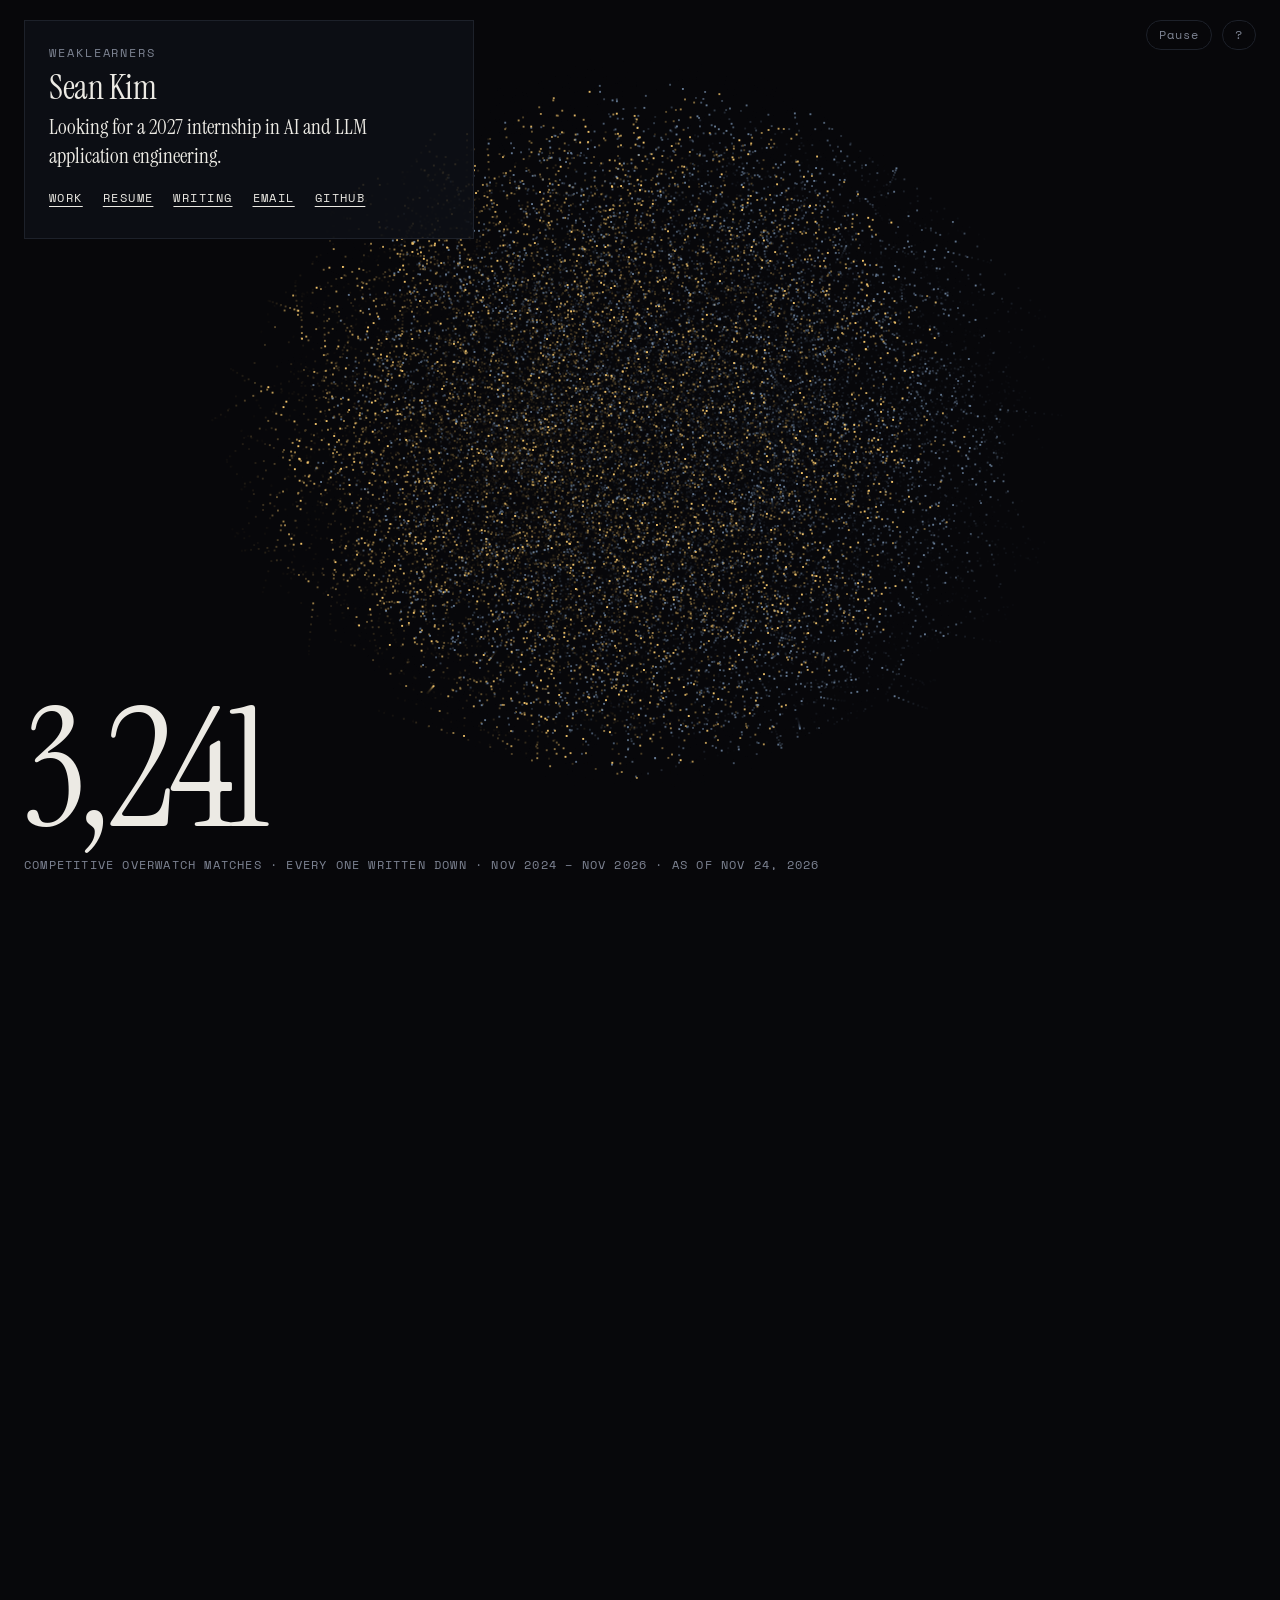
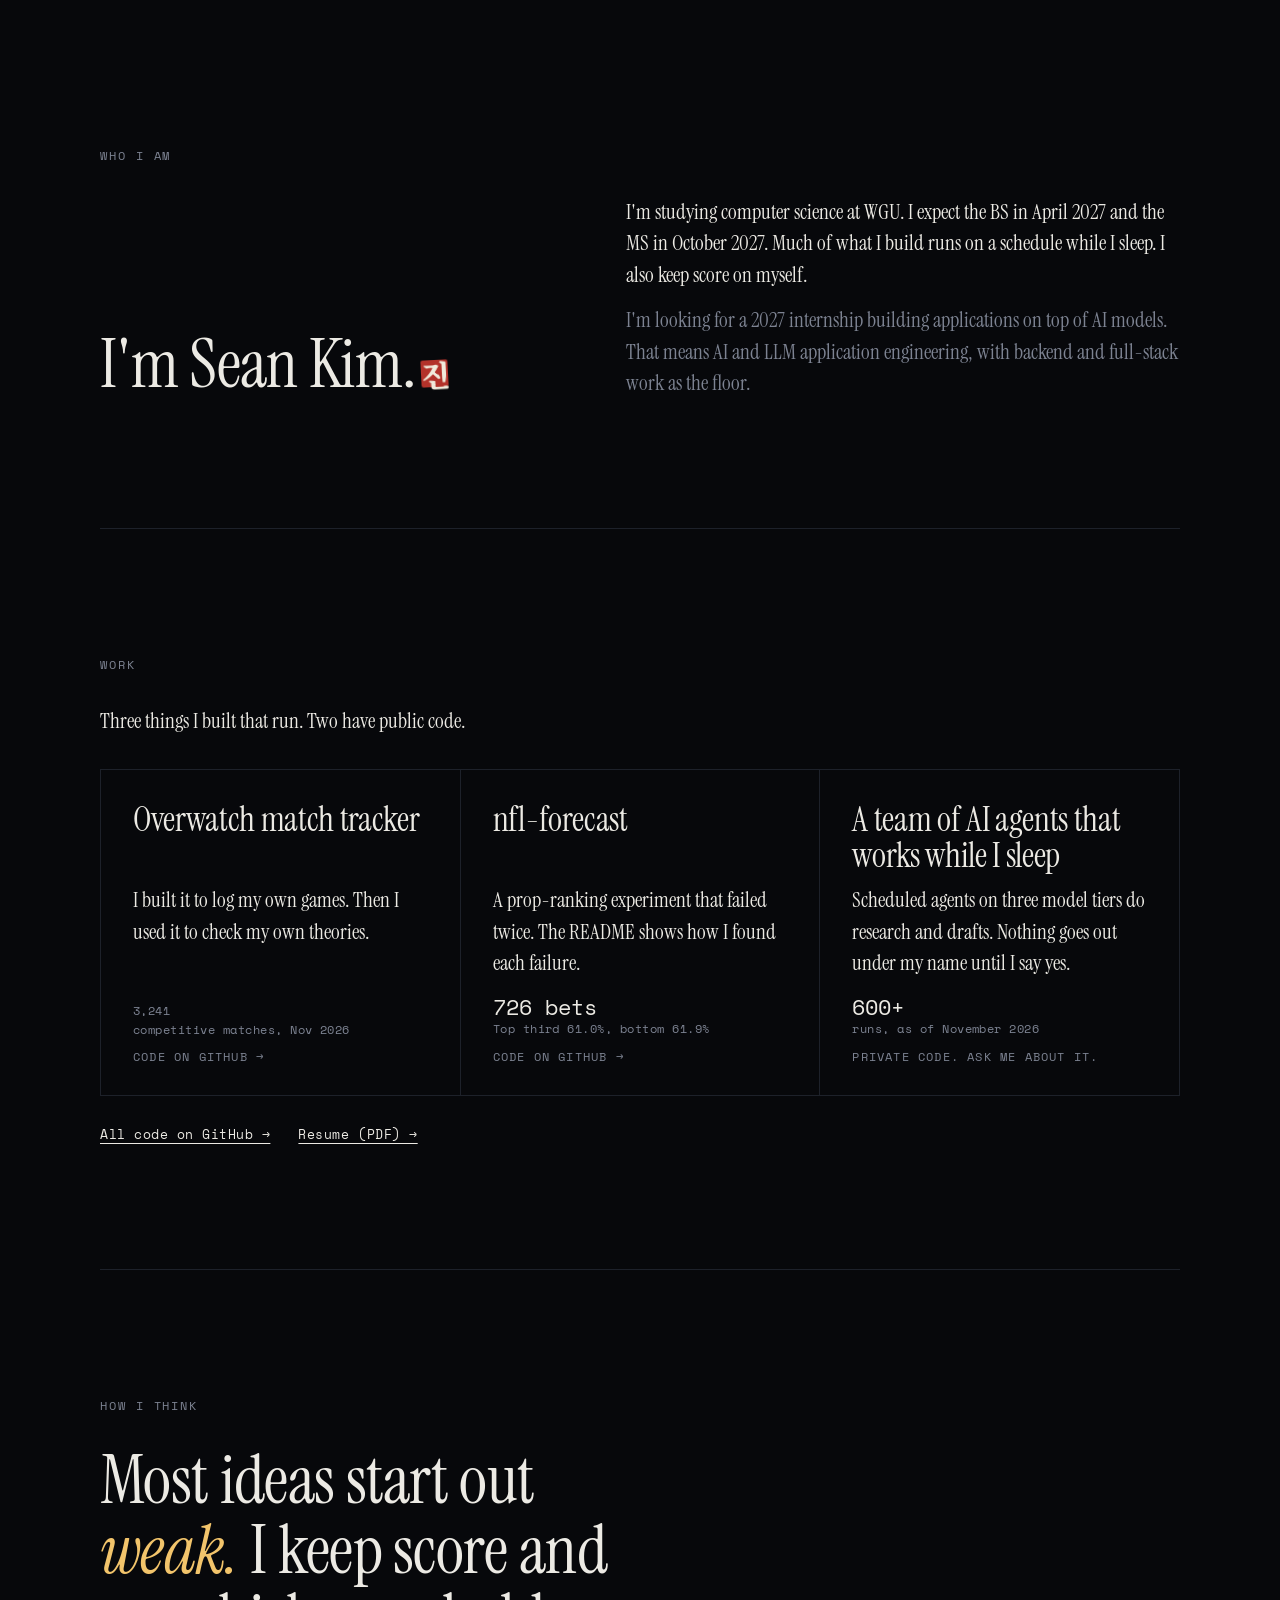
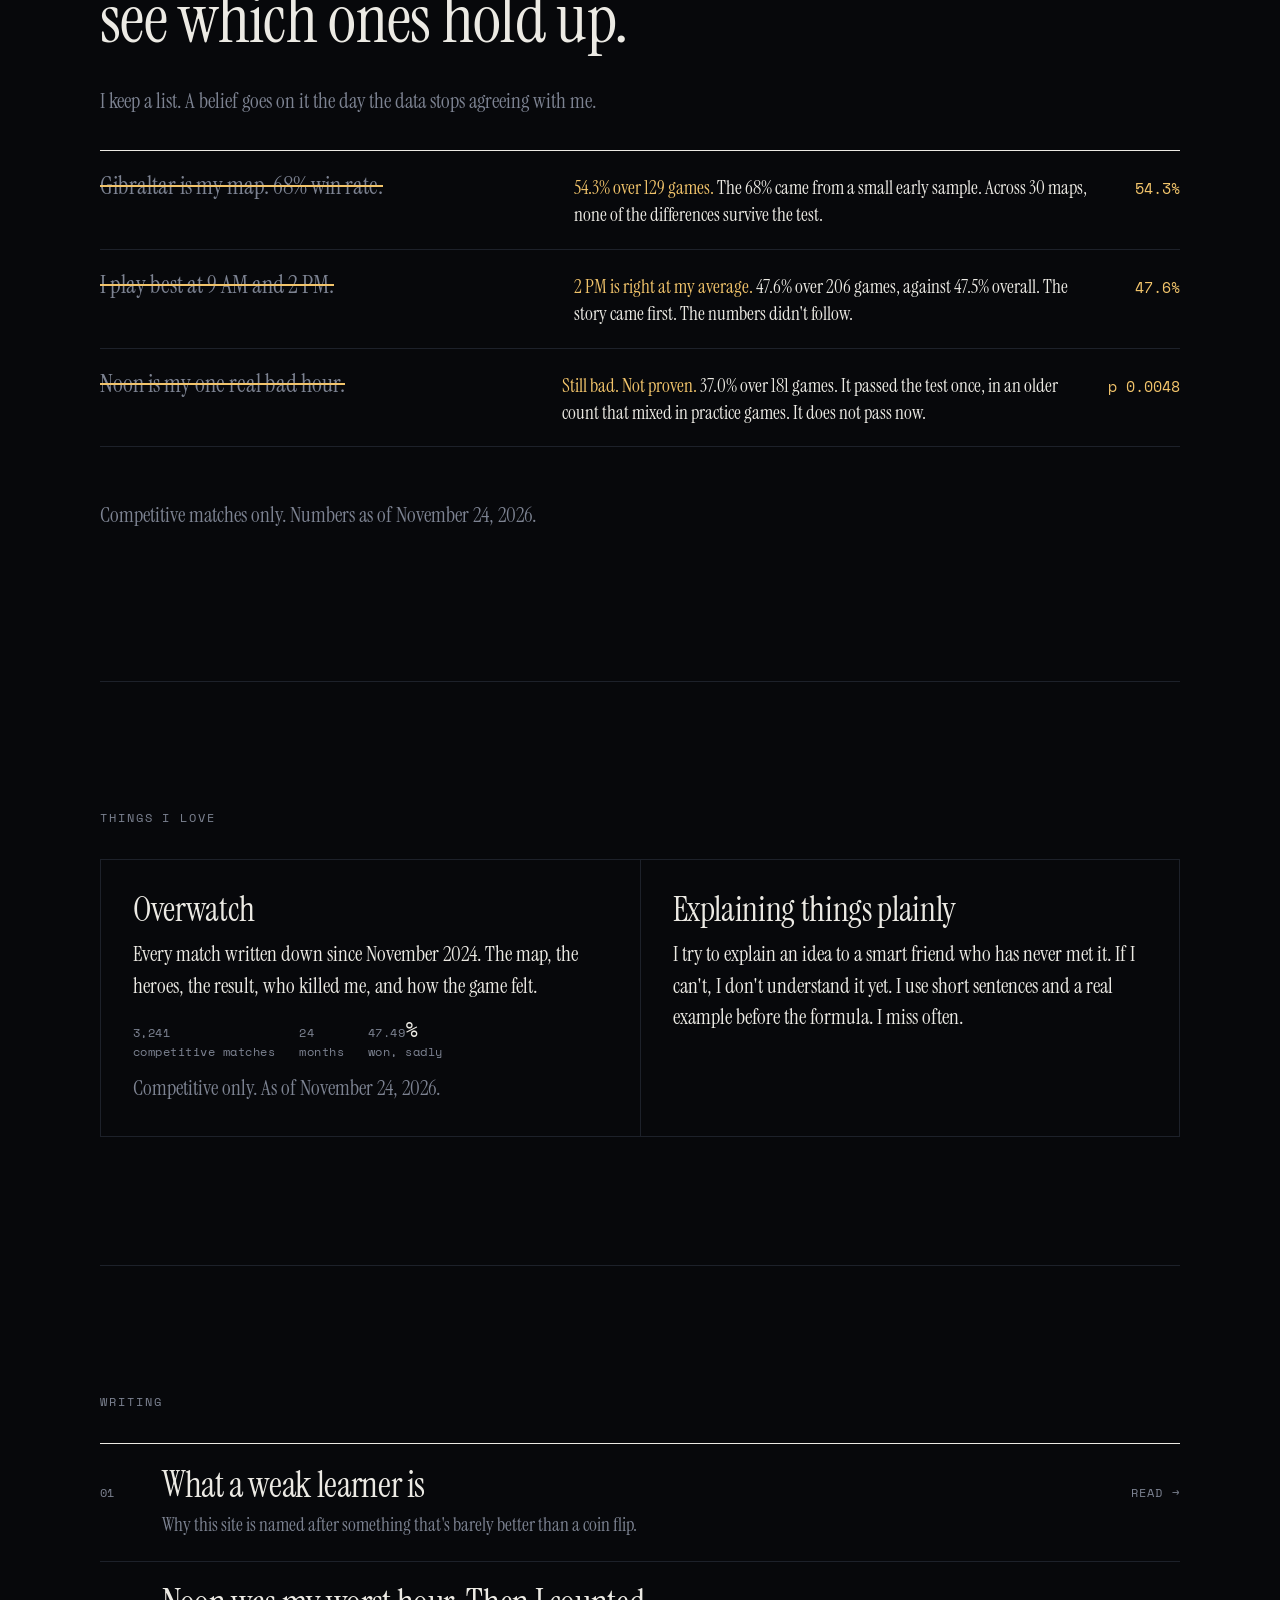
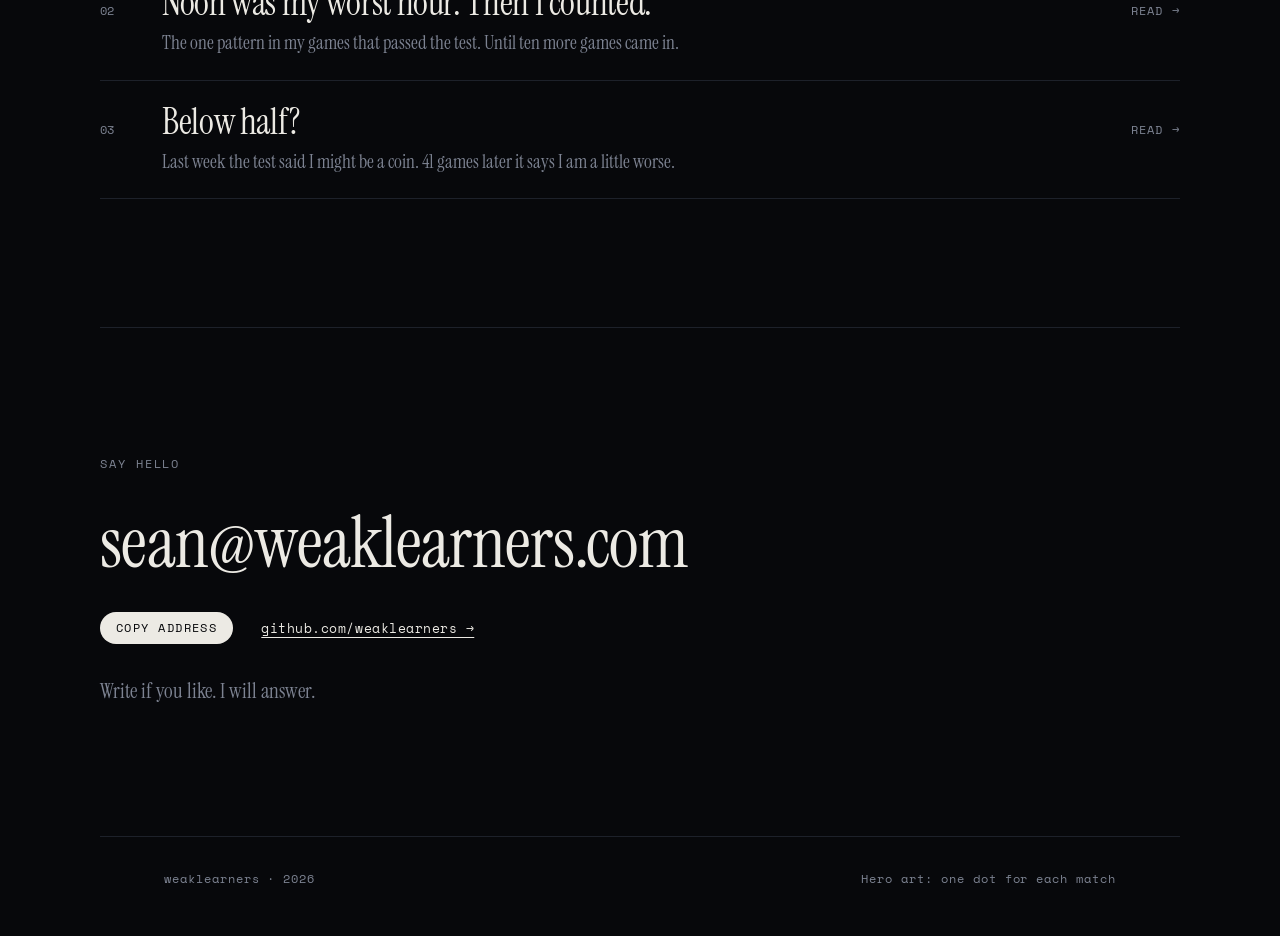
<file: index.html>
<!doctype html>
<html lang="en" data-concept="c">
<head>
<meta charset="utf-8">
<meta name="viewport" content="width=device-width, initial-scale=1, viewport-fit=cover">
<title>Sean Kim · weaklearners</title>
<meta name="description" content="Sean Kim. Looking for a 2027 internship in AI and LLM application engineering. Most of my ideas start out weak. I keep score and see which ones hold.">
<meta property="og:title" content="Sean Kim · weaklearners">
<meta property="og:description" content="Sean Kim. Looking for a 2027 internship in AI and LLM application engineering. Most of my ideas start out weak. I keep score and see which ones hold.">
<meta property="og:type" content="website">
<meta property="og:url" content="https://weaklearners.com/">
<meta property="og:image" content="https://weaklearners.com/og.png">
<meta property="og:image:width" content="1200">
<meta property="og:image:height" content="630">
<meta property="og:image:alt" content="Sean Kim. A field of gold and slate dots, one for each of 3,239 competitive Overwatch matches I logged. AI and LLM application engineering, 2027 internship.">
<meta name="twitter:card" content="summary_large_image">
<link rel="icon" href="data:image/svg+xml,%3Csvg xmlns='http://www.w3.org/2000/svg' viewBox='0 0 32 32'%3E%3Crect width='32' height='32' rx='3' fill='%23b3322a'/%3E%3Ctext x='16' y='23' font-size='20' text-anchor='middle' fill='%23f1eadb'%3E%EC%A7%84%3C/text%3E%3C/svg%3E">
<link rel="preconnect" href="https://fonts.googleapis.com">
<link rel="preconnect" href="https://fonts.gstatic.com" crossorigin>
<link href="https://fonts.googleapis.com/css2?family=Instrument+Serif:ital@0;1&family=Space+Mono:wght@400&family=Noto+Serif+KR:wght@900&display=swap" rel="stylesheet">
<style>
/* One look: the match dots. Every visit shows the same artwork, and the whole page takes its
   palette and type so the content reads as the same world. Single theme (dark) by design;
   every colour is set explicitly. */
:root{
  --win:#f2c46b;--loss:#7d97b6;--bg:#07080b;--fg:#eceae4;--dim:#7d8392;--accent:#f2c46b;--rule:#1d212a;--panel:#0e1016;
  --display:"Instrument Serif",Georgia,serif;--body:"Instrument Serif",Georgia,serif;--mono:"Space Mono",ui-monospace,Menlo,monospace;
  --body-size:21px;--display-weight:400;--display-track:-.01em;color-scheme:dark;
}
*{box-sizing:border-box}
html,body{margin:0;background:var(--bg);color:var(--fg)}
body{font-family:var(--body);font-size:var(--body-size);line-height:1.5;overflow-x:hidden;transition:background .4s,color .4s}
a{color:inherit;text-underline-offset:4px;text-decoration-thickness:1px}
a:hover{color:var(--accent)}
:focus-visible{outline:2px solid var(--accent);outline-offset:3px}
.label{font:400 12px/1.4 var(--mono);letter-spacing:.16em;text-transform:uppercase;color:var(--dim);margin:0}

/* ---------- top bar (over the artwork) ---------- */
.top{position:absolute;top:0;left:0;right:0;z-index:10;display:flex;justify-content:space-between;align-items:flex-start;gap:16px;flex-wrap:wrap;
  padding:calc(20px + env(safe-area-inset-top,0px)) 24px 0;pointer-events:none}
.top > *{pointer-events:auto}
.rot{display:grid;justify-items:end;gap:6px;position:relative}
.rot-row{display:flex;gap:10px;align-items:center;flex-wrap:wrap;justify-content:flex-end}
.rot button{font:400 12px/1 var(--mono);letter-spacing:.08em;color:var(--dim);background:none;border:1px solid var(--rule);border-radius:99px;padding:8px 12px;cursor:pointer}
.rot button:hover{color:var(--fg);border-color:var(--dim)}
.about{position:absolute;top:calc(100% + 8px);right:0;width:min(340px,calc(100vw - 32px));background:var(--panel);border:1px solid var(--rule);
  padding:16px;font:400 13px/1.65 var(--mono);color:var(--fg);box-shadow:0 12px 40px rgba(0,0,0,.18)}
.about b{display:block;font:var(--display-weight) 22px/1.1 var(--display);margin-bottom:8px;letter-spacing:var(--display-track)}

/* ---------- hero: match dots ---------- */
.hero-c{position:relative;height:180svh}
.hero-c .stage{position:sticky;top:0;height:100svh;min-height:520px;overflow:hidden}
.hero-c canvas{position:absolute;inset:0;width:100%;height:100%;display:block;touch-action:pan-y}
.hero-c .big{position:absolute;left:24px;bottom:24px;font-size:clamp(64px,13vw,190px);line-height:.85;letter-spacing:-.03em;pointer-events:none;transition:opacity .4s}
.hero-c .big small{display:block;font:400 12px/1.8 var(--mono);letter-spacing:.1em;color:var(--dim);margin-top:14px;text-transform:uppercase}
.hero-c .split{position:absolute;inset:auto 24px 24px 24px;display:flex;justify-content:space-around;pointer-events:none;opacity:0;transition:opacity .5s}
.hero-c .split div{text-align:center;font:400 12px/1.9 var(--mono);letter-spacing:.1em;text-transform:uppercase;color:var(--dim)}
.hero-c .split b{display:block;font:400 clamp(34px,5vw,64px)/1 var(--display);letter-spacing:-.01em;text-transform:none}
.hero-c .split .w b{color:var(--win)}.hero-c .split .l b{color:var(--loss)}
.hero-c .quote{position:absolute;left:50%;top:16%;transform:translateX(-50%);width:min(620px,calc(100% - 32px));text-align:center;font-size:clamp(24px,3.2vw,38px);line-height:1.2;opacity:0;transition:opacity .5s;pointer-events:none}
.hero-c .quote i{color:var(--accent)}

/* ---------- placard: name, role, links ---------- */
.placard{display:grid;gap:8px;width:max-content;max-width:100%;padding:24px;
  background:color-mix(in srgb,var(--panel) 88%,transparent);border:1px solid var(--rule)}
.placard-name{margin:0;font:var(--display-weight) clamp(26px,3vw,34px)/1.05 var(--display);letter-spacing:var(--display-track)}
.placard-role{margin:0;max-width:40ch;font-size:var(--body-size);line-height:1.35}
.placard-links{display:flex;flex-wrap:wrap;column-gap:20px;margin-top:4px;font:400 12px/1 var(--mono);letter-spacing:.12em;text-transform:uppercase}
.placard-links a{display:inline-flex;align-items:center;justify-content:center;min-height:32px}

/* ---------- content ---------- */
.content{padding-inline:clamp(16px,5vw,64px)}
.content section{max-width:1080px;margin:0 auto;padding-block:clamp(64px,10vw,128px);border-top:1px solid var(--rule);display:grid;gap:clamp(20px,3vw,32px)}
.content section:first-child{border-top:0}
h2,.h2{margin:0;font:var(--display-weight) clamp(34px,5.4vw,68px)/1.02 var(--display);letter-spacing:var(--display-track);text-wrap:balance;max-width:20ch}
h2 em,.h2 em{color:var(--accent);font-style:italic}
.prose{display:grid;gap:14px;max-width:58ch}
.prose p{margin:0}
.prose .quiet,.content p.quiet{color:var(--dim)}

.who-grid{display:grid;grid-template-columns:minmax(0,5fr) minmax(0,6fr);gap:clamp(24px,5vw,72px);align-items:end}
.seal{display:inline-grid;place-items:center;width:.9em;height:.9em;margin-left:.18em;vertical-align:.02em;background:#b3322a;color:#f1eadb;
  font:900 .44em/1 "Noto Serif KR",serif;transform:rotate(-3deg);border-radius:2px}

.ledger{display:grid;border-top:1px solid var(--fg)}
.row{display:grid;grid-template-columns:minmax(0,5fr) minmax(0,6fr) auto;gap:clamp(12px,3vw,40px);padding-block:20px;border-bottom:1px solid var(--rule);align-items:baseline}
.row .was{font:400 clamp(19px,2vw,24px)/1.25 var(--display);text-decoration:line-through;text-decoration-color:var(--accent);text-decoration-thickness:2px;color:var(--dim)}
.row .now{font-size:.9em;line-height:1.45}
.row .now strong{font-weight:400;color:var(--accent)}
.row .num{font:400 15px/1 var(--mono);color:var(--accent);font-variant-numeric:tabular-nums;white-space:nowrap}

.loves{display:grid;grid-template-columns:repeat(2,minmax(0,1fr));gap:1px;background:var(--rule);border:1px solid var(--rule)}
.loves article{background:var(--bg);padding:clamp(20px,3vw,32px);display:grid;gap:12px;align-content:start;min-width:0}
.loves h3{margin:0;font:var(--display-weight) clamp(26px,3vw,34px)/1.05 var(--display);letter-spacing:var(--display-track)}
.loves p{margin:0}
.figs{display:flex;gap:24px;flex-wrap:wrap;margin-top:4px}
.figs div{display:grid;gap:2px}
.figs b{font:400 22px/1 var(--mono);font-variant-numeric:tabular-nums;color:var(--fg)}
.figs span{font:400 12px/1.4 var(--mono);color:var(--dim);letter-spacing:.04em}
.work{display:grid;grid-template-columns:repeat(3,minmax(0,1fr));gap:1px;background:var(--rule);border:1px solid var(--rule)}
.work-card{grid-row:span 4;display:grid;grid-template-rows:subgrid;row-gap:12px;align-content:start;min-width:0;
  background:var(--bg);padding:clamp(20px,3vw,32px);text-decoration:none;transition:background-color .2s,color .2s}
.work-card h3{margin:0;font:var(--display-weight) clamp(26px,3vw,34px)/1.05 var(--display);letter-spacing:var(--display-track)}
.work-card p{margin:0}
.work-go{font:400 12px/1 var(--mono);letter-spacing:.1em;color:var(--dim);text-transform:uppercase;align-self:end}
a.work-card:hover,a.work-card:focus-visible{background:var(--panel);color:var(--fg)} /* keeps the global a:hover accent off the sentence */
a.work-card:hover h3,a.work-card:hover .work-go,a.work-card:focus-visible h3,a.work-card:focus-visible .work-go{color:var(--accent)}
a.work-card:focus-visible{outline-offset:-2px}
.work-more{display:flex;flex-wrap:wrap;gap:12px 28px;margin:0}
.work-more a{display:inline-flex;align-items:center;font:400 13px/1 var(--mono);letter-spacing:.04em}

.pieces{display:grid;border-top:1px solid var(--fg)}
.piece{display:grid;grid-template-columns:3ch minmax(0,1fr) auto;gap:clamp(12px,3vw,32px);padding-block:22px;border-bottom:1px solid var(--rule);text-decoration:none;align-items:baseline}
.piece .n{font:400 12px/1 var(--mono);color:var(--dim)}
.piece .t{display:grid;gap:6px}
.piece .t b{font:var(--display-weight) clamp(24px,3vw,36px)/1.08 var(--display);letter-spacing:var(--display-track)}
.piece .t span{color:var(--dim);font-size:.9em}
.piece .go{font:400 12px/1 var(--mono);letter-spacing:.1em;color:var(--dim);text-transform:uppercase;white-space:nowrap}
.piece:hover .go,.piece:hover b{color:var(--accent)}

.contact .addr{font:var(--display-weight) clamp(28px,5.6vw,72px)/1.05 var(--display);letter-spacing:var(--display-track);margin:0;overflow-wrap:break-word;user-select:all}
.contact .row2{display:flex;gap:12px 28px;align-items:center;flex-wrap:wrap}
.contact button{font:400 12px/1 var(--mono);letter-spacing:.12em;text-transform:uppercase;background:var(--fg);color:var(--bg);border:0;border-radius:99px;padding:10px 16px;cursor:pointer}
.contact button:hover{background:var(--accent)}
.contact .gh{font:400 13px/1 var(--mono);letter-spacing:.04em}
.contact .remember{color:var(--dim);max-width:44ch;margin:0}

footer{max-width:1080px;margin:0 auto;padding:32px clamp(16px,5vw,64px) calc(48px + env(safe-area-inset-bottom,0px));display:flex;justify-content:space-between;gap:16px;flex-wrap:wrap;
  font:400 12px/1.6 var(--mono);letter-spacing:.08em;color:var(--dim);border-top:1px solid var(--rule)}

@media (max-width:760px){
  .who-grid,.loves,.work{grid-template-columns:minmax(0,1fr)}
  .row{grid-template-columns:minmax(0,1fr) auto;grid-template-areas:"was num" "now now";gap:6px 16px}
  .row .was{grid-area:was}.row .now{grid-area:now}.row .num{grid-area:num}
  .piece{grid-template-columns:3ch minmax(0,1fr)}
  .piece .go{display:none}
}
@media (max-width:640px){
  .top{padding-inline:16px}.rot{order:-1;flex-basis:100%}.placard{width:auto;flex-basis:100%;padding:16px}.placard-links{column-gap:12px}
  .hero-c .big{left:16px;right:16px;bottom:16px}
  .hero-c .split{left:16px;right:16px;bottom:16px}
  /* phone: stage 80svh + 40svh of scroll = 1.2 screens before "Who I am"; the split still plays in that travel */
  .hero-c{height:120svh}
  .hero-c .stage{height:80svh}
  .hero-c .quote{top:24%} /* clears the name card, which is still on screen at the end of the short scroll */
}
@media (pointer:coarse){.rot button,.contact button,.placard-links a,.work-more a{min-height:44px}.placard-links a,.rot button{min-width:44px}}
@media (prefers-reduced-motion:reduce){
  *,*::before,*::after{transition:none!important}
  .hero-c{height:100svh}.hero-c .stage{height:100svh}
}
</style>
</head>
<body>

<header class="top">
  <div class="placard">
    <p class="label">weaklearners</p>
    <h1 class="placard-name">Sean Kim</h1>
    <p class="placard-role">Looking for a 2027 internship in AI and LLM application engineering.</p>
    <nav class="placard-links" aria-label="Site links"><a href="#work">Work</a><a href="Sean-Kim-Resume.pdf" type="application/pdf">Resume</a><a href="#writing">Writing</a><a href="#contact">Email</a><a href="https://github.com/weaklearners">GitHub</a></nav>
  </div>
  <div class="rot">
    <div class="rot-row">
      <button type="button" id="pause" aria-pressed="false">Pause</button>
      <button type="button" id="about-btn" aria-label="About this artwork" aria-expanded="false" aria-controls="about">?</button>
    </div>
    <div class="about" id="about" hidden><b id="about-name"></b><span id="about-text"></span></div>
  </div>
</header>

<div id="hero">
  <section class="hero-c" aria-label="Artwork: one dot for each competitive Overwatch match">
    <div class="stage">
      <canvas></canvas>
      <div class="big" data-big><span data-stat="comp_matches">3,241</span><small>Competitive Overwatch matches · every one written down · Nov 2024 – <span data-stat="range_end_mon">Nov 2026</span> · as of <span data-stat="asof_short">Nov 24, 2026</span></small></div>
      <div class="quote" data-quote>Split them by result, and you get <i>almost a coin flip.</i></div>
      <div class="split" data-split><div class="w"><b><span data-stat="comp_wins">1,539</span></b>won</div><div class="l"><b><span data-stat="comp_losses">1,702</span></b>lost</div></div>
    </div>
  </section>
</div>

<main class="content">
  <section id="who">
    <p class="label">Who I am</p>
    <div class="who-grid">
      <h2 class="h2">I'm Sean Kim.<span class="seal" aria-hidden="true">진</span></h2>
      <div class="prose">
        <p>I'm studying computer science at WGU. I expect the BS in April 2027 and the MS in October 2027. Much of what I build runs on a schedule while I sleep. I also keep score on myself.</p>
        <p class="quiet">I'm looking for a 2027 internship building applications on top of AI models. That means AI and LLM application engineering, with backend and full-stack work as the floor.</p>
      </div>
    </div>
  </section>

  <section id="work">
    <p class="label">Work</p>
    <div class="prose"><p>Three things I built that run. Two have public code.</p></div>
    <div class="work">
      <a class="work-card" href="https://github.com/weaklearners/overwatch-tracker">
        <h3>Overwatch match tracker</h3>
        <p>I built it to log my own games. Then I used it to check my own theories.</p>
        <div class="figs"><div><b><span data-stat="comp_matches">3,241</span></b><span>competitive matches, <span data-stat="range_end_mon">Nov 2026</span></span></div></div>
        <span class="work-go">Code on GitHub →</span>
      </a>
      <a class="work-card" href="https://github.com/weaklearners/nfl-forecast">
        <h3>nfl-forecast</h3>
        <p>A prop-ranking experiment that failed twice. The README shows how I found each failure.</p>
        <div class="figs"><div><b>726 bets</b><span>Top third 61.0%, bottom 61.9%</span></div></div>
        <span class="work-go">Code on GitHub →</span>
      </a>
      <article class="work-card">
        <h3>A team of AI agents that works while I sleep</h3>
        <p>Scheduled agents on three model tiers do research and drafts. Nothing goes out under my name until I say yes.</p>
        <div class="figs"><div><b>600+</b><span>runs, as of November 2026</span></div></div>
        <span class="work-go">Private code. Ask me about it.</span>
      </article>
    </div>
    <p class="work-more"><a href="https://github.com/weaklearners">All code on GitHub →</a> <a href="Sean-Kim-Resume.pdf" type="application/pdf">Resume (PDF) →</a></p>
  </section>

  <section id="think">
    <p class="label">How I think</p>
    <h2>Most ideas start out <em>weak.</em> I keep score and see which ones hold up.</h2>
    <div class="prose"><p class="quiet">I keep a list. A belief goes on it the day the data stops agreeing with me.</p></div>
    <div class="ledger">
      <div class="row" data-claim="gib_above_avg" data-claim-value="true" data-claim2="no_map_survives" data-claim2-value="true">
        <span class="was">Gibraltar is my map. 68% win rate.</span>
        <span class="now"><strong><span data-stat="gib_rate">54.3</span>% over <span data-stat="gib_n">129</span> games.</strong> The 68% came from a small early sample. Across <span data-stat="maps_tested">30</span> maps, none of the differences survive the test.</span>
        <span class="num"><span data-stat="gib_rate">54.3</span>%</span>
      </div>
      <div class="row" data-claim="hour14_near_avg" data-claim-value="true">
        <span class="was">I play best at 9 AM and 2 PM.</span>
        <span class="now"><strong>2 PM is right at my average.</strong> <span data-stat="hour14_rate">47.6</span>% over <span data-stat="hour14_n">206</span> games, against <span data-stat="comp_rate_1">47.5</span>% overall. The story came first. The numbers didn't follow.</span>
        <span class="num"><span data-stat="hour14_rate">47.6</span>%</span>
      </div>
      <div class="row" data-claim="noon_below_avg" data-claim-value="true" data-claim2="no_hour_survives" data-claim2-value="true">
        <span class="was">Noon is my one real bad hour.</span>
        <span class="now"><strong>Still bad. Not proven.</strong> <span data-stat="noon_rate">37.0</span>% over <span data-stat="noon_n">181</span> games. It passed the test once, in an older count that mixed in practice games. It does not pass now.</span>
        <span class="num">p <span data-stat="noon_p">0.0048</span></span>
      </div>
    </div>
    <p class="quiet">Competitive matches only. Numbers as of <span data-stat="asof_long">November 24, 2026</span>.</p>
  </section>

  <section id="loves">
    <p class="label">Things I love</p>
    <div class="loves">
      <article>
        <h3>Overwatch</h3>
        <p>Every match written down since November 2024. The map, the heroes, the result, who killed me, and how the game felt.</p>
        <div class="figs">
          <div><b><span data-stat="comp_matches">3,241</span></b><span>competitive matches</span></div>
          <div><b><span data-stat="months">24</span></b><span>months</span></div>
          <div><b><span data-stat="comp_rate">47.49</span>%</b><span>won, sadly</span></div>
        </div>
        <p class="quiet">Competitive only. As of <span data-stat="asof_long">November 24, 2026</span>.</p>
      </article>
      <article>
        <h3>Explaining things plainly</h3>
        <p>I try to explain an idea to a smart friend who has never met it. If I can't, I don't understand it yet. I use short sentences and a real example before the formula. I miss often.</p>
      </article>
    </div>
  </section>

  <section id="writing">
    <p class="label">Writing</p>
    <div class="pieces">
      <a class="piece" href="writing/weak-learner.html">
        <span class="n">01</span>
        <span class="t"><b>What a weak learner is</b><span>Why this site is named after something that's barely better than a coin flip.</span></span>
        <span class="go">Read →</span>
      </a>
      <a class="piece" href="writing/noon.html">
        <span class="n">02</span>
        <span class="t"><b>Noon was my worst hour. Then I counted.</b><span>The one pattern in my games that passed the test. Until ten more games came in.</span></span>
        <span class="go">Read →</span>
      </a>
      <a class="piece" href="writing/48-42.html">
        <span class="n">03</span>
        <span class="t"><b>Below half?</b><span>Last week the test said I might be a coin. 41 games later it says I am a little worse.</span></span>
        <span class="go">Read →</span>
      </a>
    </div>
  </section>

  <section id="contact" class="contact">
    <p class="label">Say hello</p>
    <p class="addr" id="email">sean<wbr>@weaklearners.com</p>
    <div class="row2">
      <button type="button" id="copy">Copy address</button>
      <a class="gh" href="https://github.com/weaklearners">github.com/weaklearners →</a>
    </div>
    <p class="remember">Write if you like. I will answer.</p>
  </section>
</main>

<footer>
  <span>weaklearners · 2026</span>
  <span id="foot-note" aria-live="polite"></span>
</footer>

<script>
(() => {
const REDUCE = matchMedia('(prefers-reduced-motion: reduce)').matches;
/* @stats:begin (rewritten by tools/update_stats.py) */
const STAT = {matches: 3241, wins: 1539, rate: '47.49'};
/* @stats:end */
const ABOUT = [STAT.matches.toLocaleString('en-US'), `Every dot is one competitive Overwatch match I logged. Gold for a win, slate for a loss. At rest they form one breathing bloom. Scroll, and they sort into two nearly equal halves: ${STAT.rate}% won. The order is shuffled, not chronological. A self-portrait as a dataset.`];

/* ---------- mount ---------- */
const heroEl = document.getElementById('hero');
const sig = new AbortController().signal;
document.getElementById('about-name').textContent = ABOUT[0];
document.getElementById('about-text').textContent = ABOUT[1];
const aboutBtn = document.getElementById('about-btn'), about = document.getElementById('about');
const setAbout = open => { about.hidden = !open; aboutBtn.setAttribute('aria-expanded', String(open)); };
aboutBtn.addEventListener('click', () => setAbout(about.hidden));
addEventListener('keydown', e => { if (e.key === 'Escape' && !about.hidden) { setAbout(false); aboutBtn.focus(); } });
document.addEventListener('click', e => { if (!about.hidden && !about.contains(e.target) && !aboutBtn.contains(e.target)) setAbout(false); });

/* ---------- pause: motion that starts alone and runs past 5 s needs a stop (WCAG 2.2.2) ---------- */
let PAUSED = false;
const pauseBtn = document.getElementById('pause');
if (REDUCE) pauseBtn.hidden = true;
pauseBtn.addEventListener('click', () => {
  PAUSED = !PAUSED;
  pauseBtn.textContent = PAUSED ? 'Play' : 'Pause';
  pauseBtn.setAttribute('aria-pressed', String(PAUSED));
});

/* ---------- copy email ---------- */
const copyBtn = document.getElementById('copy');
copyBtn.addEventListener('click', () => {
  const el = document.getElementById('email');
  const done = () => { copyBtn.textContent = 'Copied'; setTimeout(() => copyBtn.textContent = 'Copy address', 1600); };
  const fallback = () => { const r = document.createRange(); r.selectNodeContents(el); const s = getSelection(); s.removeAllRanges(); s.addRange(r); copyBtn.textContent = 'Selected'; };
  try { navigator.clipboard.writeText(el.textContent).then(done, fallback); } catch(e) { fallback(); }
});

/* shared: run only while the artwork is on screen; redraw only when the width changes
   (phones fire resize when the address bar slides, and that must not wipe the drawing) */
function watch(root, sig, onResize){
  const state = { visible: true };
  const io = new IntersectionObserver(([e]) => { state.visible = e.isIntersecting; });
  io.observe(root); sig.addEventListener('abort', () => io.disconnect());
  let lastW = root.clientWidth, t;
  addEventListener('resize', () => { clearTimeout(t); t = setTimeout(() => { if (root.clientWidth !== lastW) { lastW = root.clientWidth; onResize(); } }, 200); }, {signal: sig});
  return state;
}

/* ================= hero: match dots ================= */
const initHero = (root, sig) => {
  const stage = root.querySelector('.stage'), cv = root.querySelector('canvas'), g = cv.getContext('2d');
  const $big = root.querySelector('[data-big]'), $quote = root.querySelector('[data-quote]'), $split = root.querySelector('[data-split]');
  const N = STAT.matches, WINS = STAT.wins; // comp only, from the STAT block; the order below is NOT chronological
  const GA = Math.PI*(3-Math.sqrt(5));
  let W, H, P = [], mouse = {x:-9e9, y:-9e9}, prog = 0, alive = true;
  sig.addEventListener('abort', () => alive = false);
  const rng = seed => () => { seed = (seed*16807) % 2147483647; return (seed-1)/2147483646; };
  function layout(){
    const DPR = Math.min(2, devicePixelRatio || 1); W = stage.clientWidth; H = stage.clientHeight;
    cv.width = W*DPR; cv.height = H*DPR; g.setTransform(DPR,0,0,DPR,0,0);
    const R = Math.min(W,H)*.40, spacing = R/Math.sqrt(N);
    const r = rng(48), res = Array.from({length:N}, (_,i) => i < WINS);
    for (let i = N-1; i > 0; i--) { const j = (r()*(i+1))|0; [res[i],res[j]] = [res[j],res[i]]; }
    const sR = Math.min(W*.22, H*.30), sp2 = sR/Math.sqrt(Math.max(WINS, N-WINS));
    const leftX = W*(W < 640 ? .28 : .32), rightX = W*(W < 640 ? .72 : .68), sy = H*.52;
    let wi = 0, li = 0;
    P = res.map((win,i) => {
      const a = i*GA, d = spacing*Math.sqrt(i), k = win ? wi++ : li++, a2 = k*GA, d2 = sp2*Math.sqrt(k);
      const ax = W/2+Math.cos(a)*d, ay = H*.47+Math.sin(a)*d;
      return {win, ax, ay, bx:(win ? leftX : rightX)+Math.cos(a2)*d2, by: sy+Math.sin(a2)*d2, ph: r()*6.283, x: ax, y: ay, vx: 0, vy: 0};
    });
    g.fillStyle = '#07080b'; g.fillRect(0,0,W,H);
  }
  const ease = t => t < .5 ? 4*t*t*t : 1-Math.pow(-2*t+2,3)/2;
  function frame(now){
    if (!alive) return;
    const t = now/1000, e = ease(Math.min(1, Math.max(0, prog)));
    g.fillStyle = REDUCE ? '#07080b' : 'rgba(7,8,11,.34)'; g.fillRect(0,0,W,H);
    const size = W < 640 ? 1.5 : 1.9;
    for (const p of P) {
      const breathe = 1+.018*Math.sin(t*.9+p.ph*.2)*(1-e);
      const tx = (p.ax-W/2)*breathe+W/2, ty = (p.ay-H*.47)*breathe+H*.47;
      const gx = tx+(p.bx-tx)*e, gy = ty+(p.by-ty)*e;
      const dx = p.x-mouse.x, dy = p.y-mouse.y, d2 = dx*dx+dy*dy;
      if (d2 < 9000) { const f = (9000-d2)/9000*2.2; p.vx += dx/Math.sqrt(d2+1)*f; p.vy += dy/Math.sqrt(d2+1)*f; }
      if (REDUCE) { p.x = gx; p.y = gy; } else { p.vx += (gx-p.x)*.06; p.vy += (gy-p.y)*.06; p.vx *= .78; p.vy *= .78; p.x += p.vx; p.y += p.vy; }
      const tw = .55+.45*Math.sin(t*1.7+p.ph);
      g.fillStyle = p.win ? `rgba(242,196,107,${.55+.45*tw})` : `rgba(125,151,182,${.45+.35*tw})`;
      g.fillRect(p.x-size/2, p.y-size/2, size, size);
    }
  }
  function onScroll(){
    const r = root.getBoundingClientRect();
    prog = Math.min(1, Math.max(0, -r.top/(root.offsetHeight-innerHeight)))*1.25-.15;
    const p = Math.min(1, Math.max(0, prog));
    $big.style.opacity = p < .15 ? 1 : 0; $quote.style.opacity = p > .35 ? 1 : 0; $split.style.opacity = p > .7 ? 1 : 0;
  }
  if (!REDUCE) addEventListener('scroll', onScroll, {passive: true, signal: sig});
  cv.addEventListener('pointermove', e => { const r = cv.getBoundingClientRect(); mouse.x = e.clientX-r.left; mouse.y = e.clientY-r.top; }, {signal: sig});
  cv.addEventListener('pointerleave', () => { mouse.x = mouse.y = -9e9; }, {signal: sig});
  const vis = watch(root, sig, () => { layout(); if (REDUCE) frame(0); });
  layout();
  if (REDUCE) { prog = 0; frame(0); }
  else { onScroll(); let drawn = false; const loop = now => { if (!alive) return; if (vis.visible && (!PAUSED || !drawn)) { frame(now); drawn = true; } requestAnimationFrame(loop); }; requestAnimationFrame(loop); }
};

initHero(heroEl.firstElementChild, sig);
document.getElementById('foot-note').textContent = 'Hero art: one dot for each match';
})();
</script>
</body>
</html>
</file>
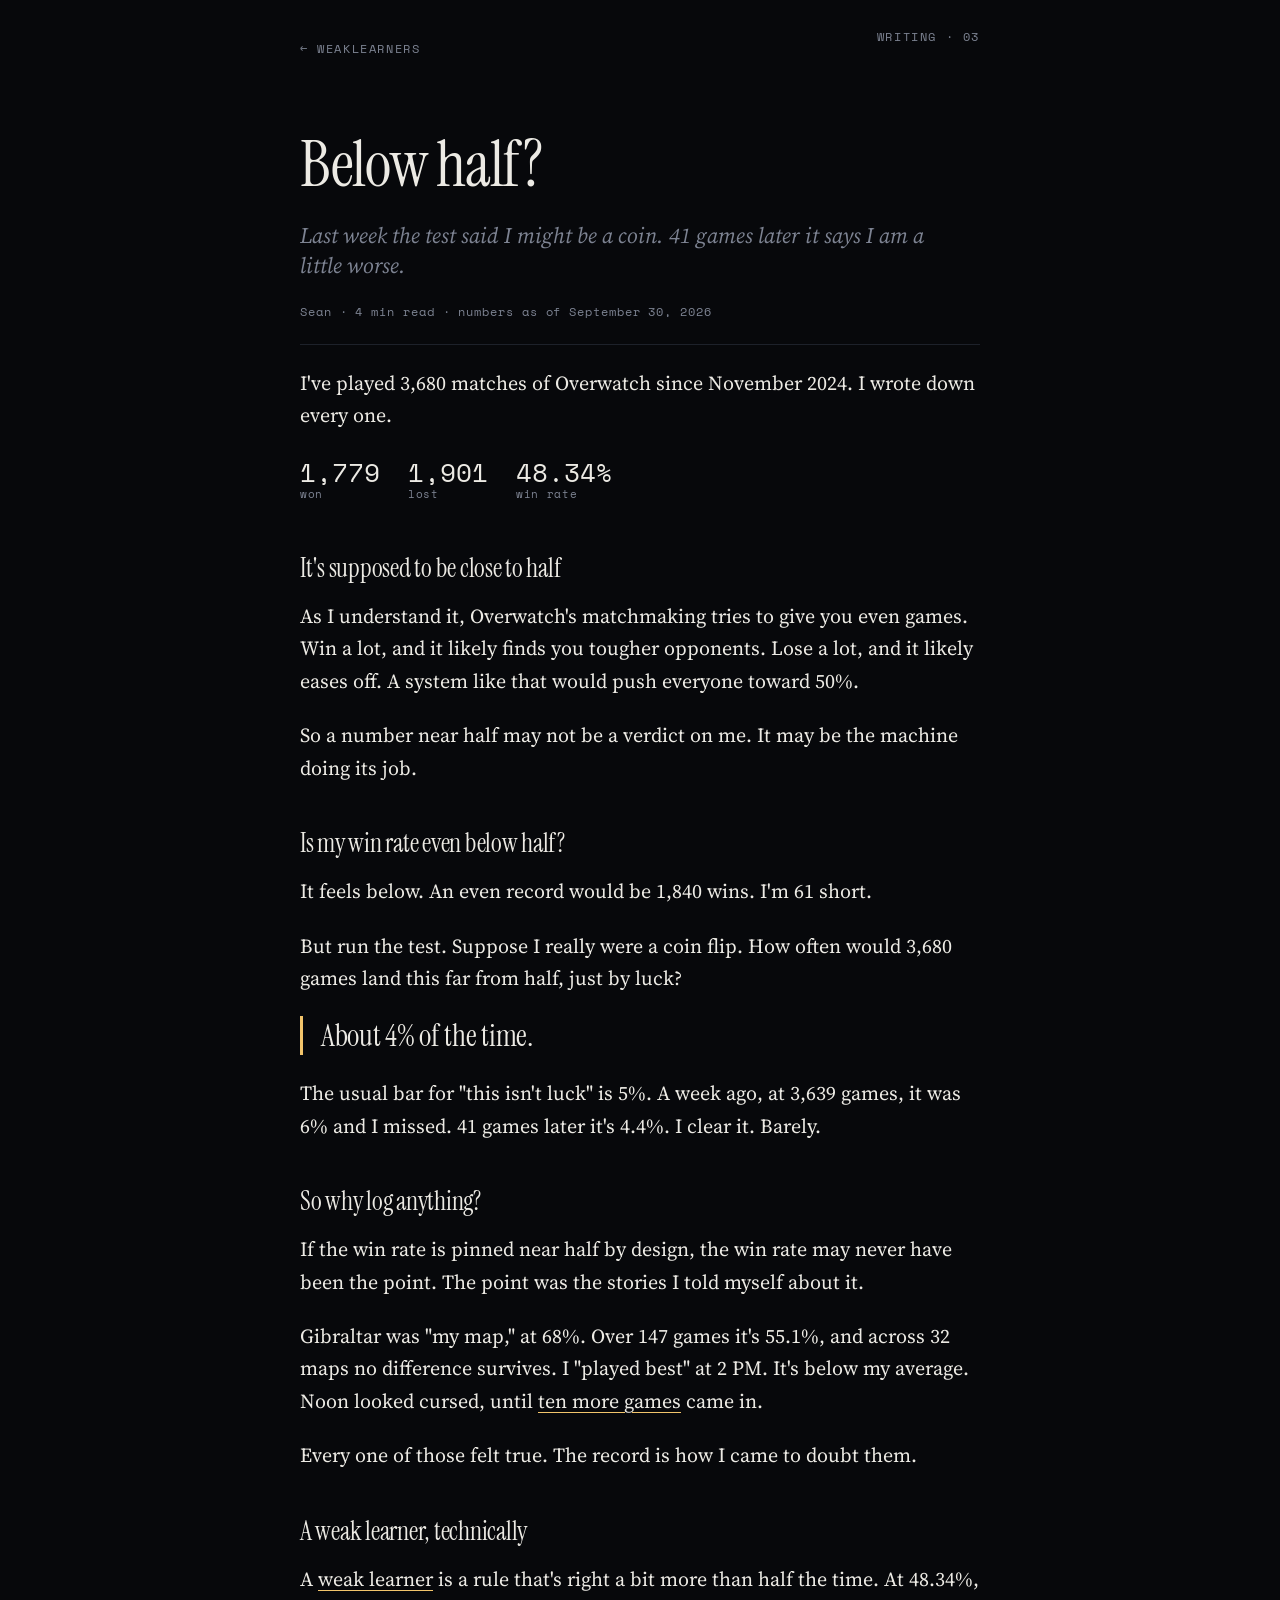
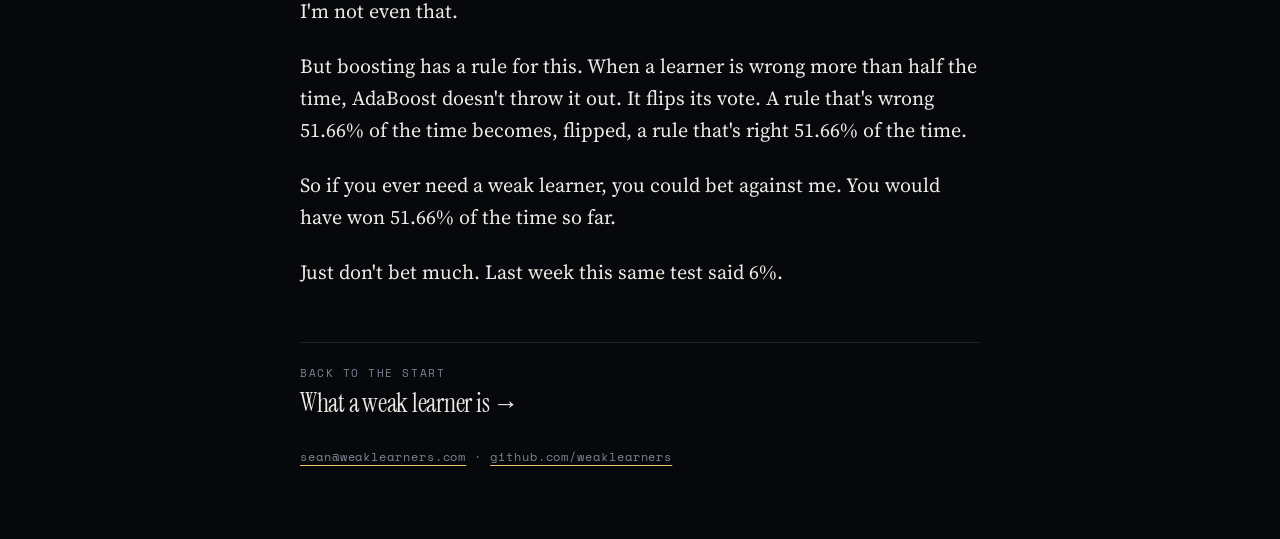
<file: writing/48-42.html>
<!doctype html>
<html lang="en" data-concept="c">
<head>
<meta charset="utf-8">
<meta name="viewport" content="width=device-width, initial-scale=1, viewport-fit=cover">
<title>Below half? · weaklearners</title>
<meta name="description" content="Last week the test said I might be a coin. 41 games later it says I am a little worse.">
<meta property="og:title" content="Below half? · weaklearners">
<meta property="og:description" content="Last week the test said I might be a coin. 41 games later it says I am a little worse.">
<meta property="og:type" content="article">
<meta property="og:url" content="https://weaklearners.com/writing/48-42.html">
<link rel="icon" href="data:image/svg+xml,%3Csvg xmlns='http://www.w3.org/2000/svg' viewBox='0 0 32 32'%3E%3Crect width='32' height='32' rx='3' fill='%23b3322a'/%3E%3Ctext x='16' y='23' font-size='20' text-anchor='middle' fill='%23f1eadb'%3E%EC%A7%84%3C/text%3E%3C/svg%3E">
<link rel="preconnect" href="https://fonts.googleapis.com">
<link rel="preconnect" href="https://fonts.gstatic.com" crossorigin>
<link href="https://fonts.googleapis.com/css2?family=Source+Serif+4:ital,wght@0,400;0,600;1,400&family=Instrument+Serif&family=Space+Mono:wght@400;700&display=swap" rel="stylesheet">
<link rel="stylesheet" href="writing.css">
</head>
<body>
<article class="wrap">
  <nav class="top"><a href="../index.html">← weaklearners</a><span>Writing · 03</span></nav>
  <h1>Below half?</h1>
  <p class="dek">Last week the test said I might be a coin. 41 games later it says I am a little worse.</p>
  <p class="meta">Sean · 4 min read · numbers as of September 30, 2026</p>

  <p>I've played 3,680 matches of Overwatch since November 2024. I wrote down every one.</p>
  <div class="stats">
    <div><b>1,779</b><span>won</span></div>
    <div><b>1,901</b><span>lost</span></div>
    <div><b>48.34%</b><span>win rate</span></div>
  </div>

  <h2>It's supposed to be close to half</h2>
  <p>As I understand it, Overwatch's matchmaking tries to give you even games. Win a lot, and it likely finds you tougher opponents. Lose a lot, and it likely eases off. A system like that would push everyone toward 50%.</p>
  <p>So a number near half may not be a verdict on me. It may be the machine doing its job.</p>

  <h2>Is my win rate even below half?</h2>
  <p>It feels below. An even record would be 1,840 wins. I'm 61 short.</p>
  <p>But run the test. Suppose I really were a coin flip. How often would 3,680 games land this far from half, just by luck?</p>
  <p class="big">About 4% of the time.</p>
  <p>The usual bar for "this isn't luck" is 5%. A week ago, at 3,639 games, it was 6% and I missed. 41 games later it's 4.4%. I clear it. Barely.</p>

  <h2>So why log anything?</h2>
  <p>If the win rate is pinned near half by design, the win rate may never have been the point. The point was the stories I told myself about it.</p>
  <p>Gibraltar was "my map," at 68%. Over 147 games it's 55.1%, and across 32 maps no difference survives. I "played best" at 2 PM. It's below my average. Noon looked cursed, until <a href="noon.html">ten more games</a> came in.</p>
  <p>Every one of those felt true. The record is how I came to doubt them.</p>

  <h2>A weak learner, technically</h2>
  <p>A <a href="weak-learner.html">weak learner</a> is a rule that's right a bit more than half the time. At 48.34%, I'm not even that.</p>
  <p>But boosting has a rule for this. When a learner is wrong more than half the time, AdaBoost doesn't throw it out. It flips its vote. A rule that's wrong 51.66% of the time becomes, flipped, a rule that's right 51.66% of the time.</p>
  <p>So if you ever need a weak learner, you could bet against me. You would have won 51.66% of the time so far.</p>
  <p>Just don't bet much. Last week this same test said 6%.</p>

  <nav class="next"><span>Back to the start</span><a href="weak-learner.html">What a weak learner is →</a></nav>
  <p class="meta foot"><a href="mailto:sean@weaklearners.com">sean@weaklearners.com</a> · <a href="https://github.com/weaklearners">github.com/weaklearners</a></p>
</article>
</body>
</html>
</file>
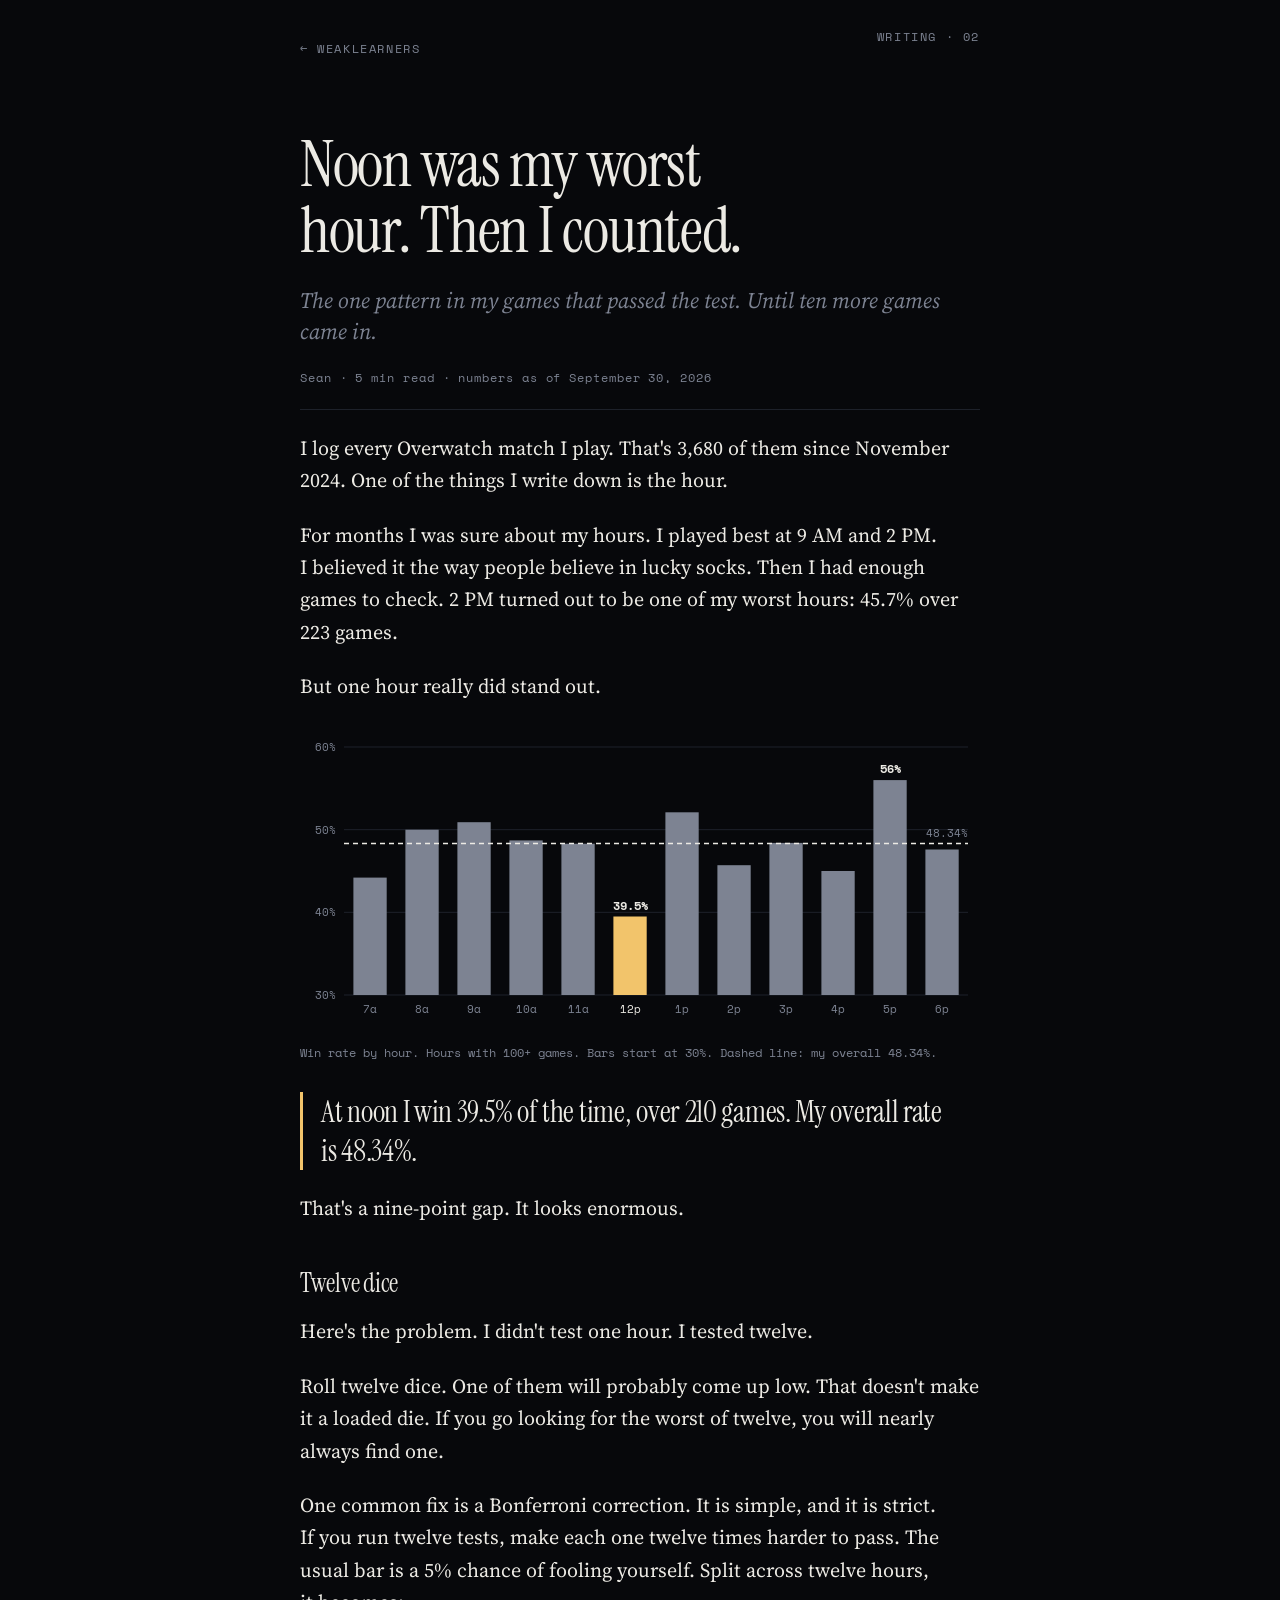
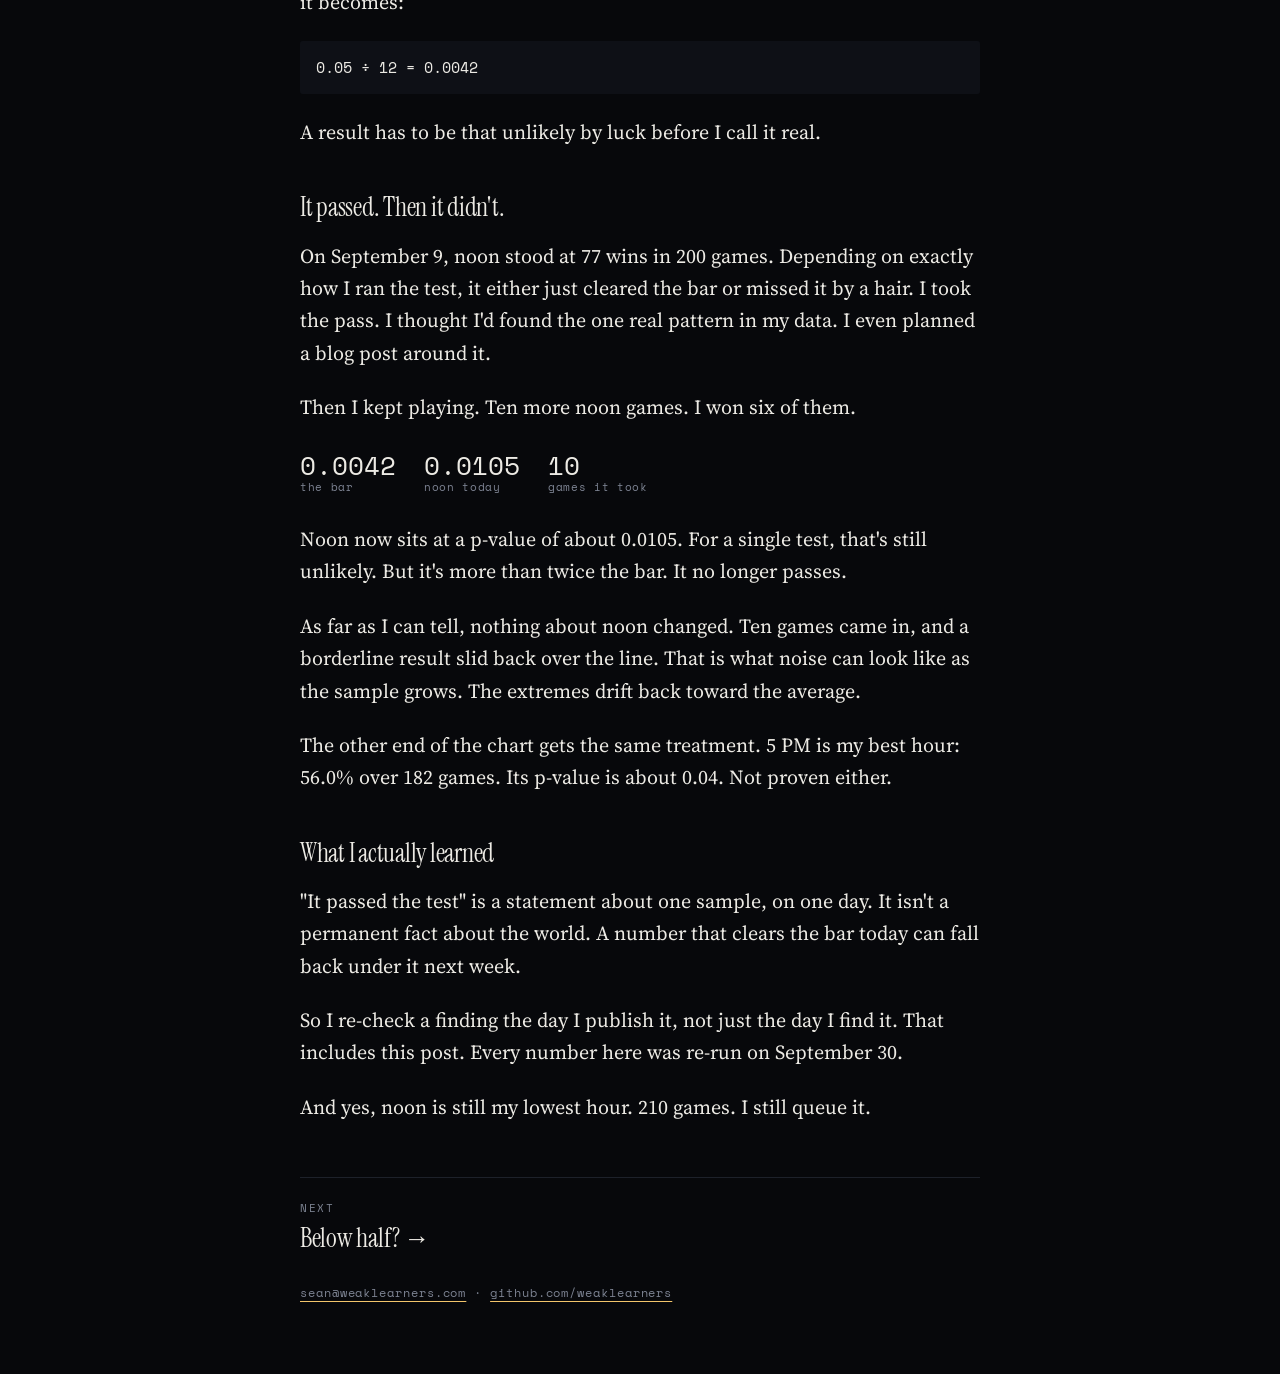
<file: writing/noon.html>
<!doctype html>
<html lang="en" data-concept="c">
<head>
<meta charset="utf-8">
<meta name="viewport" content="width=device-width, initial-scale=1, viewport-fit=cover">
<title>Noon was my worst hour · weaklearners</title>
<meta name="description" content="The one pattern in my games that passed the test. Until ten more games came in.">
<meta property="og:title" content="Noon was my worst hour · weaklearners">
<meta property="og:description" content="The one pattern in my games that passed the test. Until ten more games came in.">
<meta property="og:type" content="article">
<meta property="og:url" content="https://weaklearners.com/writing/noon.html">
<link rel="icon" href="data:image/svg+xml,%3Csvg xmlns='http://www.w3.org/2000/svg' viewBox='0 0 32 32'%3E%3Crect width='32' height='32' rx='3' fill='%23b3322a'/%3E%3Ctext x='16' y='23' font-size='20' text-anchor='middle' fill='%23f1eadb'%3E%EC%A7%84%3C/text%3E%3C/svg%3E">
<link rel="preconnect" href="https://fonts.googleapis.com">
<link rel="preconnect" href="https://fonts.gstatic.com" crossorigin>
<link href="https://fonts.googleapis.com/css2?family=Source+Serif+4:ital,wght@0,400;0,600;1,400&family=Instrument+Serif&family=Space+Mono:wght@400;700&display=swap" rel="stylesheet">
<link rel="stylesheet" href="writing.css">
</head>
<body>
<article class="wrap">
  <nav class="top"><a href="../index.html">← weaklearners</a><span>Writing · 02</span></nav>
  <h1>Noon was my worst hour. Then I counted.</h1>
  <p class="dek">The one pattern in my games that passed the test. Until ten more games came in.</p>
  <p class="meta">Sean · 5 min read · numbers as of September 30, 2026</p>

  <p>I log every Overwatch match I play. That's 3,680 of them since November 2024. One of the things I write down is the hour.</p>
  <p>For months I was sure about my hours. I played best at 9 AM and 2 PM. I believed it the way people believe in lucky socks. Then I had enough games to check. 2 PM turned out to be one of my worst hours: 45.7% over 223 games.</p>
  <p>But one hour really did stand out.</p>

  <figure>
    <svg id="hours" viewBox="0 0 640 300" role="img" aria-label="Win rate by hour from 7 AM to 6 PM. Noon is lowest at 39.5 percent. 5 PM is highest at 56.0 percent. The overall average is 48.34 percent."></svg>
    <figcaption>Win rate by hour. Hours with 100+ games. Bars start at 30%. Dashed line: my overall 48.34%.</figcaption>
  </figure>

  <p class="big">At noon I win 39.5% of the time, over 210 games. My overall rate is 48.34%.</p>
  <p>That's a nine-point gap. It looks enormous.</p>

  <h2>Twelve dice</h2>
  <p>Here's the problem. I didn't test one hour. I tested twelve.</p>
  <p>Roll twelve dice. One of them will probably come up low. That doesn't make it a loaded die. If you go looking for the worst of twelve, you will nearly always find one.</p>
  <p>One common fix is a Bonferroni correction. It is simple, and it is strict. If you run twelve tests, make each one twelve times harder to pass. The usual bar is a 5% chance of fooling yourself. Split across twelve hours, it becomes:</p>
  <p class="math">0.05 ÷ 12 = 0.0042</p>
  <p>A result has to be that unlikely by luck before I call it real.</p>

  <h2>It passed. Then it didn't.</h2>
  <p>On September 9, noon stood at 77 wins in 200 games. Depending on exactly how I ran the test, it either just cleared the bar or missed it by a hair. I took the pass. I thought I'd found the one real pattern in my data. I even planned a blog post around it.</p>
  <p>Then I kept playing. Ten more noon games. I won six of them.</p>
  <div class="stats">
    <div><b>0.0042</b><span>the bar</span></div>
    <div><b>0.0105</b><span>noon today</span></div>
    <div><b>10</b><span>games it took</span></div>
  </div>
  <p>Noon now sits at a p-value of about 0.0105. For a single test, that's still unlikely. But it's more than twice the bar. It no longer passes.</p>
  <p>As far as I can tell, nothing about noon changed. Ten games came in, and a borderline result slid back over the line. That is what noise can look like as the sample grows. The extremes drift back toward the average.</p>
  <p>The other end of the chart gets the same treatment. 5 PM is my best hour: 56.0% over 182 games. Its p-value is about 0.04. Not proven either.</p>

  <h2>What I actually learned</h2>
  <p>"It passed the test" is a statement about one sample, on one day. It isn't a permanent fact about the world. A number that clears the bar today can fall back under it next week.</p>
  <p>So I re-check a finding the day I publish it, not just the day I find it. That includes this post. Every number here was re-run on September 30.</p>
  <p>And yes, noon is still my lowest hour. 210 games. I still queue it.</p>

  <nav class="next"><span>Next</span><a href="48-42.html">Below half? →</a></nav>
  <p class="meta foot"><a href="mailto:sean@weaklearners.com">sean@weaklearners.com</a> · <a href="https://github.com/weaklearners">github.com/weaklearners</a></p>
</article>
<script>
(() => {
  const DATA = [['7a',44.2],['8a',50.0],['9a',50.9],['10a',48.7],['11a',48.3],['12p',39.5],['1p',52.1],['2p',45.7],['3p',48.4],['4p',45.0],['5p',56.0],['6p',47.6]];
  const BASE = 48.34, LO = 30, HI = 60, L = 44, T = 14, B = 262;
  const svg = document.getElementById('hours');
  function draw() {
    // Build at the real pixel width so one unit is one CSS pixel and the labels stay 11px.
    const W = Math.round(svg.getBoundingClientRect().width) || 640, R = W - 12;
    svg.setAttribute('viewBox', `0 0 ${W} 300`);
    const y = v => B - (v-LO)/(HI-LO)*(B-T), bw = (R-L)/DATA.length;
    let s = '';
    for (const g of [30,40,50,60]) s += `<line class="grid" x1="${L}" x2="${R}" y1="${y(g)}" y2="${y(g)}"/><text class="tick" x="${L-8}" y="${y(g)+4}" text-anchor="end">${g}%</text>`;
    DATA.forEach(([lab,v], i) => {
      const x = L + i*bw + bw*.18, w = bw*.64, hi = lab === '12p', cx = (x+w/2).toFixed(1);
      s += `<rect class="bar${hi ? ' hi' : ''}" x="${x.toFixed(1)}" y="${y(v).toFixed(1)}" width="${w.toFixed(1)}" height="${(B-y(v)).toFixed(1)}"/>`;
      s += `<text class="tick${hi ? ' hi' : ''}" x="${cx}" y="${B+18}" text-anchor="middle">${lab}</text>`;
      if (hi || lab === '5p') s += `<text class="val" x="${cx}" y="${(y(v)-7).toFixed(1)}" text-anchor="middle">${v}%</text>`;
    });
    s += `<line class="base" x1="${L}" x2="${R}" y1="${y(BASE)}" y2="${y(BASE)}"/>`;
    s += `<text class="tick" x="${R}" y="${y(BASE)-6}" text-anchor="end">${BASE}%</text>`;
    svg.innerHTML = s;
  }
  draw();
  let lastW = svg.getBoundingClientRect().width, t;
  addEventListener('resize', () => { clearTimeout(t); t = setTimeout(() => { const w = svg.getBoundingClientRect().width; if (w !== lastW) { lastW = w; draw(); } }, 200); });
})();
</script>
</body>
</html>
</file>
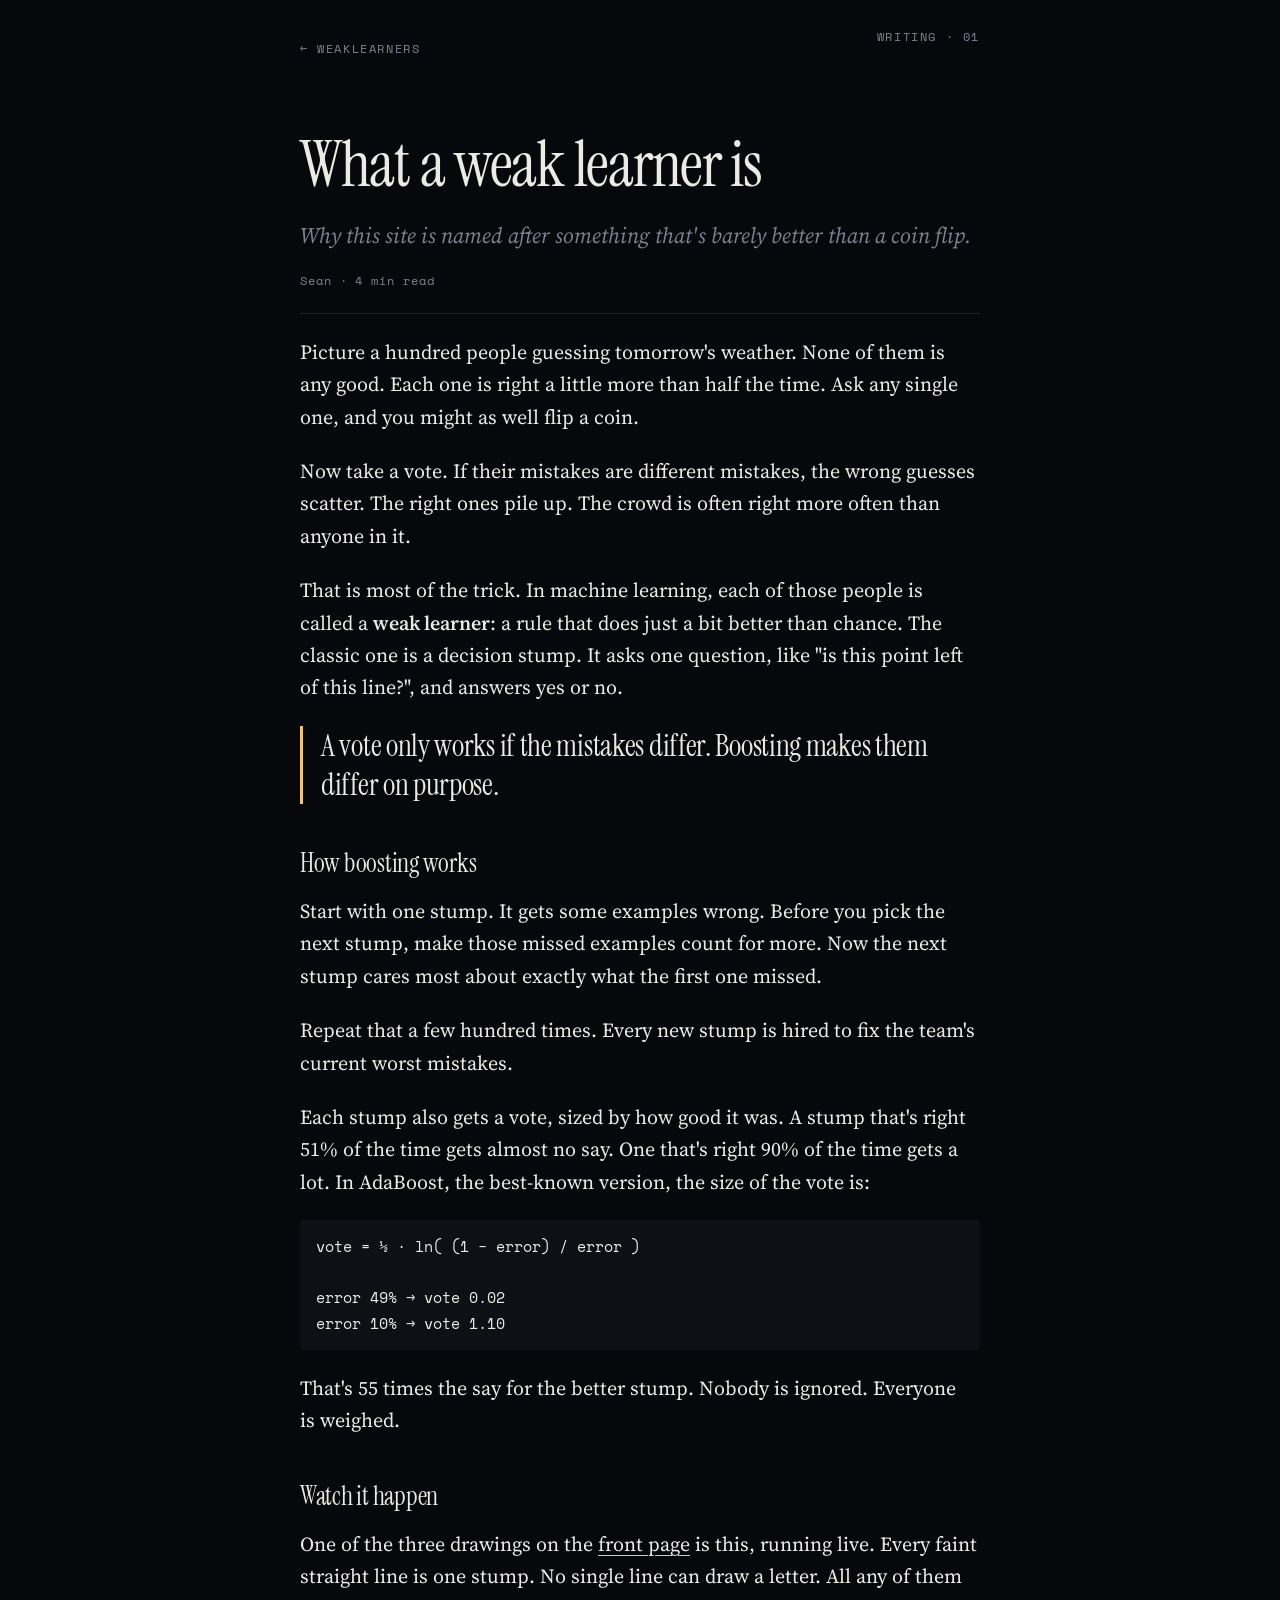
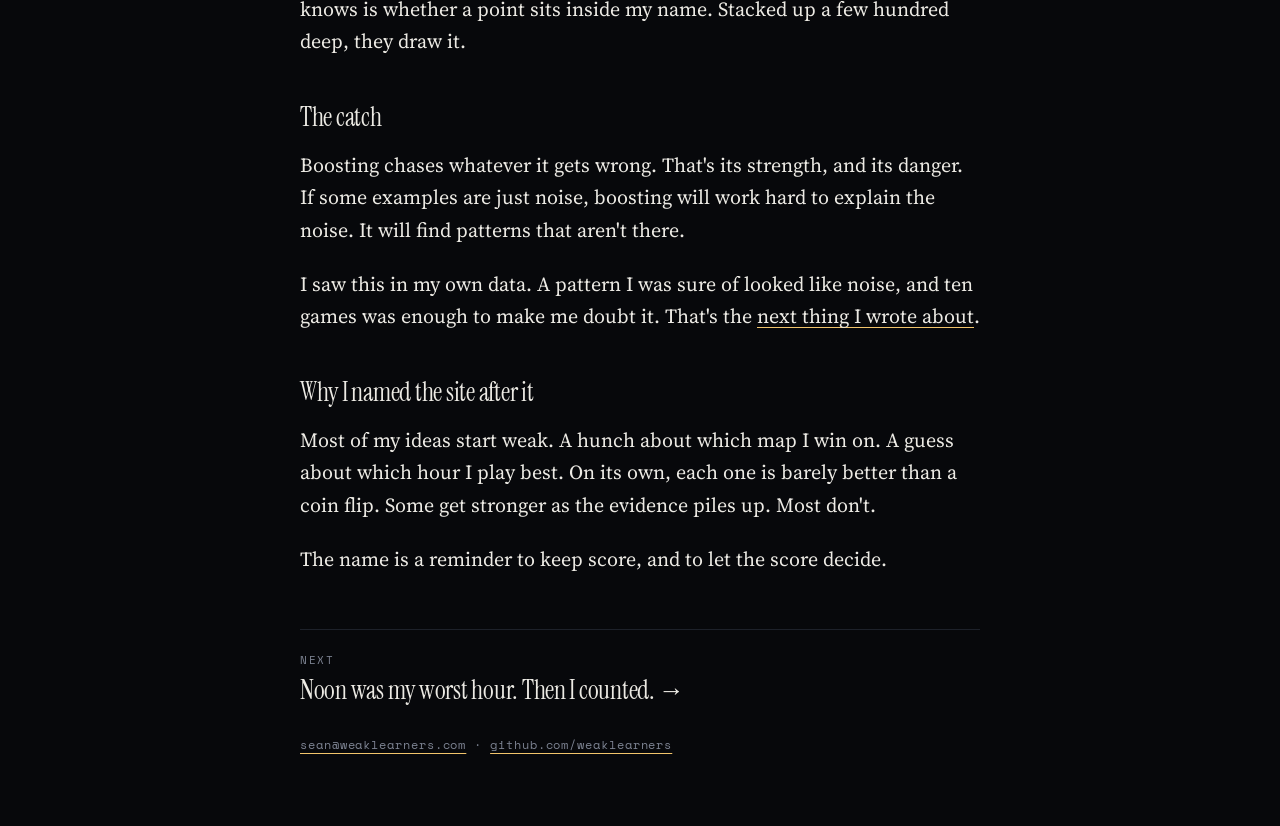
<file: writing/weak-learner.html>
<!doctype html>
<html lang="en" data-concept="c">
<head>
<meta charset="utf-8">
<meta name="viewport" content="width=device-width, initial-scale=1, viewport-fit=cover">
<title>What a weak learner is · weaklearners</title>
<meta name="description" content="Why this site is named after something that's barely better than a coin flip.">
<meta property="og:title" content="What a weak learner is · weaklearners">
<meta property="og:description" content="Why this site is named after something that's barely better than a coin flip.">
<meta property="og:type" content="article">
<meta property="og:url" content="https://weaklearners.com/writing/weak-learner.html">
<link rel="icon" href="data:image/svg+xml,%3Csvg xmlns='http://www.w3.org/2000/svg' viewBox='0 0 32 32'%3E%3Crect width='32' height='32' rx='3' fill='%23b3322a'/%3E%3Ctext x='16' y='23' font-size='20' text-anchor='middle' fill='%23f1eadb'%3E%EC%A7%84%3C/text%3E%3C/svg%3E">
<link rel="preconnect" href="https://fonts.googleapis.com">
<link rel="preconnect" href="https://fonts.gstatic.com" crossorigin>
<link href="https://fonts.googleapis.com/css2?family=Source+Serif+4:ital,wght@0,400;0,600;1,400&family=Instrument+Serif&family=Space+Mono:wght@400;700&display=swap" rel="stylesheet">
<link rel="stylesheet" href="writing.css">
</head>
<body>
<article class="wrap">
  <nav class="top"><a href="../index.html">← weaklearners</a><span>Writing · 01</span></nav>
  <h1>What a weak learner is</h1>
  <p class="dek">Why this site is named after something that's barely better than a coin flip.</p>
  <p class="meta">Sean · 4 min read</p>

  <p>Picture a hundred people guessing tomorrow's weather. None of them is any good. Each one is right a little more than half the time. Ask any single one, and you might as well flip a coin.</p>
  <p>Now take a vote. If their mistakes are different mistakes, the wrong guesses scatter. The right ones pile up. The crowd is often right more often than anyone in it.</p>
  <p>That is most of the trick. In machine learning, each of those people is called a <b>weak learner</b>: a rule that does just a bit better than chance. The classic one is a decision stump. It asks one question, like "is this point left of this line?", and answers yes or no.</p>
  <p class="big">A vote only works if the mistakes differ. Boosting makes them differ on purpose.</p>

  <h2>How boosting works</h2>
  <p>Start with one stump. It gets some examples wrong. Before you pick the next stump, make those missed examples count for more. Now the next stump cares most about exactly what the first one missed.</p>
  <p>Repeat that a few hundred times. Every new stump is hired to fix the team's current worst mistakes.</p>
  <p>Each stump also gets a vote, sized by how good it was. A stump that's right 51% of the time gets almost no say. One that's right 90% of the time gets a lot. In AdaBoost, the best-known version, the size of the vote is:</p>
  <p class="math">vote = ½ · ln( (1 − error) / error )<br><br>error 49%  →  vote 0.02<br>error 10%  →  vote 1.10</p>
  <p>That's 55 times the say for the better stump. Nobody is ignored. Everyone is weighed.</p>

  <h2>Watch it happen</h2>
  <p>One of the three drawings on the <a href="../index.html#a">front page</a> is this, running live. Every faint straight line is one stump. No single line can draw a letter. All any of them knows is whether a point sits inside my name. Stacked up a few hundred deep, they draw it.</p>

  <h2>The catch</h2>
  <p>Boosting chases whatever it gets wrong. That's its strength, and its danger. If some examples are just noise, boosting will work hard to explain the noise. It will find patterns that aren't there.</p>
  <p>I saw this in my own data. A pattern I was sure of looked like noise, and ten games was enough to make me doubt it. That's the <a href="noon.html">next thing I wrote about</a>.</p>

  <h2>Why I named the site after it</h2>
  <p>Most of my ideas start weak. A hunch about which map I win on. A guess about which hour I play best. On its own, each one is barely better than a coin flip. Some get stronger as the evidence piles up. Most don't.</p>
  <p>The name is a reminder to keep score, and to let the score decide.</p>

  <nav class="next"><span>Next</span><a href="noon.html">Noon was my worst hour. Then I counted. →</a></nav>
  <p class="meta foot"><a href="mailto:sean@weaklearners.com">sean@weaklearners.com</a> · <a href="https://github.com/weaklearners">github.com/weaklearners</a></p>
</article>
</body>
</html>
</file>
<file: writing/writing.css>
/* Essay pages. Quieter than the home page on purpose: these are for reading. */
:root{
  --bg:#f7f4ee;--fg:#1a1917;--dim:#6b665c;--accent:#c2462a;--rule:#ddd6c8;--panel:#efe9dd;
  --display:"Fraunces",Georgia,serif;--body:"Source Serif 4",Georgia,serif;--mono:"JetBrains Mono",ui-monospace,Menlo,monospace;
  color-scheme:light;
}
@media (prefers-color-scheme:dark){:root:not([data-theme="light"]){--bg:#121110;--fg:#ece8df;--dim:#9a9486;--accent:#ff7a4d;--rule:#2c2925;--panel:#1b1917;color-scheme:dark}}
:root[data-theme="dark"]{--bg:#121110;--fg:#ece8df;--dim:#9a9486;--accent:#ff7a4d;--rule:#2c2925;--panel:#1b1917;color-scheme:dark}
/* One look site-wide (match dots): the pages set data-concept="c" and take its palette. */
:root[data-concept="c"]{--bg:#07080b;--fg:#eceae4;--dim:#7d8392;--accent:#f2c46b;--rule:#1d212a;--panel:#0e1016;--display:"Instrument Serif",Georgia,serif;--mono:"Space Mono",ui-monospace,Menlo,monospace;color-scheme:dark}
*{box-sizing:border-box}
html,body{margin:0;background:var(--bg);color:var(--fg)}
body{font:400 20px/1.62 var(--body);padding-inline:16px;padding-block:calc(28px + env(safe-area-inset-top,0px)) calc(72px + env(safe-area-inset-bottom,0px))}
a{color:inherit;text-underline-offset:4px;text-decoration-thickness:1px;text-decoration-color:var(--accent)}
a:hover{color:var(--accent)}
:focus-visible{outline:2px solid var(--accent);outline-offset:3px}
.wrap{max-width:680px;margin:0 auto;display:grid;gap:22px}
.top{display:flex;justify-content:space-between;gap:16px;flex-wrap:wrap;font:400 11.5px/1.6 var(--mono);letter-spacing:.14em;text-transform:uppercase;color:var(--dim)}
.top a{text-decoration:none;padding-block:12px}
h1{margin:40px 0 0;font:900 clamp(38px,6.4vw,64px)/1.02 var(--display);letter-spacing:-.02em;text-wrap:balance}
.dek{margin:0;font-size:22px;line-height:1.4;color:var(--dim);font-style:italic;text-wrap:pretty}
.meta{font:400 11.5px/1.6 var(--mono);letter-spacing:.08em;color:var(--dim);padding-bottom:22px;border-bottom:1px solid var(--rule)}
h2{margin:22px 0 -6px;font:400 26px/1.2 var(--display);letter-spacing:-.01em;text-wrap:balance}
p{margin:0;text-wrap:pretty}
b,strong{font-weight:600}
.big{font:400 clamp(24px,3.4vw,30px)/1.3 var(--display);letter-spacing:-.01em;border-left:3px solid var(--accent);padding-left:18px}
.math{font:400 15px/1.7 var(--mono);background:var(--panel);padding:14px 16px;border-radius:3px;overflow-x:auto}
.stats{display:flex;gap:28px;flex-wrap:wrap;padding-block:6px}
.stats div{display:grid;gap:2px}
.stats b{font:400 26px/1 var(--mono);font-variant-numeric:tabular-nums}
.stats span{font:400 11px/1.4 var(--mono);color:var(--dim);letter-spacing:.06em}
figure{margin:8px 0;display:grid;gap:10px}
figure svg{display:block;width:100%;height:auto}
figcaption{font:400 12px/1.6 var(--mono);color:var(--dim)}
.bar{fill:var(--dim)} .bar.hi{fill:var(--accent)}
.grid{stroke:var(--rule);stroke-width:1} .base{stroke:var(--fg);stroke-width:1.5;stroke-dasharray:5 4}
.tick{font:400 11px var(--mono);fill:var(--dim)} .tick.hi,.val{fill:var(--fg)} .val{font:600 12px var(--mono)}
.next{margin-top:32px;padding-top:22px;border-top:1px solid var(--rule);display:grid;gap:6px}
.next span{font:400 11px/1.6 var(--mono);letter-spacing:.14em;text-transform:uppercase;color:var(--dim)}
.next a{font:900 26px/1.15 var(--display);letter-spacing:-.01em;text-decoration:none}
.wrap > .meta.foot{border-bottom:0;padding-bottom:0;margin-top:8px}
:root[data-concept="c"] h1,:root[data-concept="c"] .next a{font-weight:400}
@media (max-width:480px){body{font-size:18px}}
</file>
